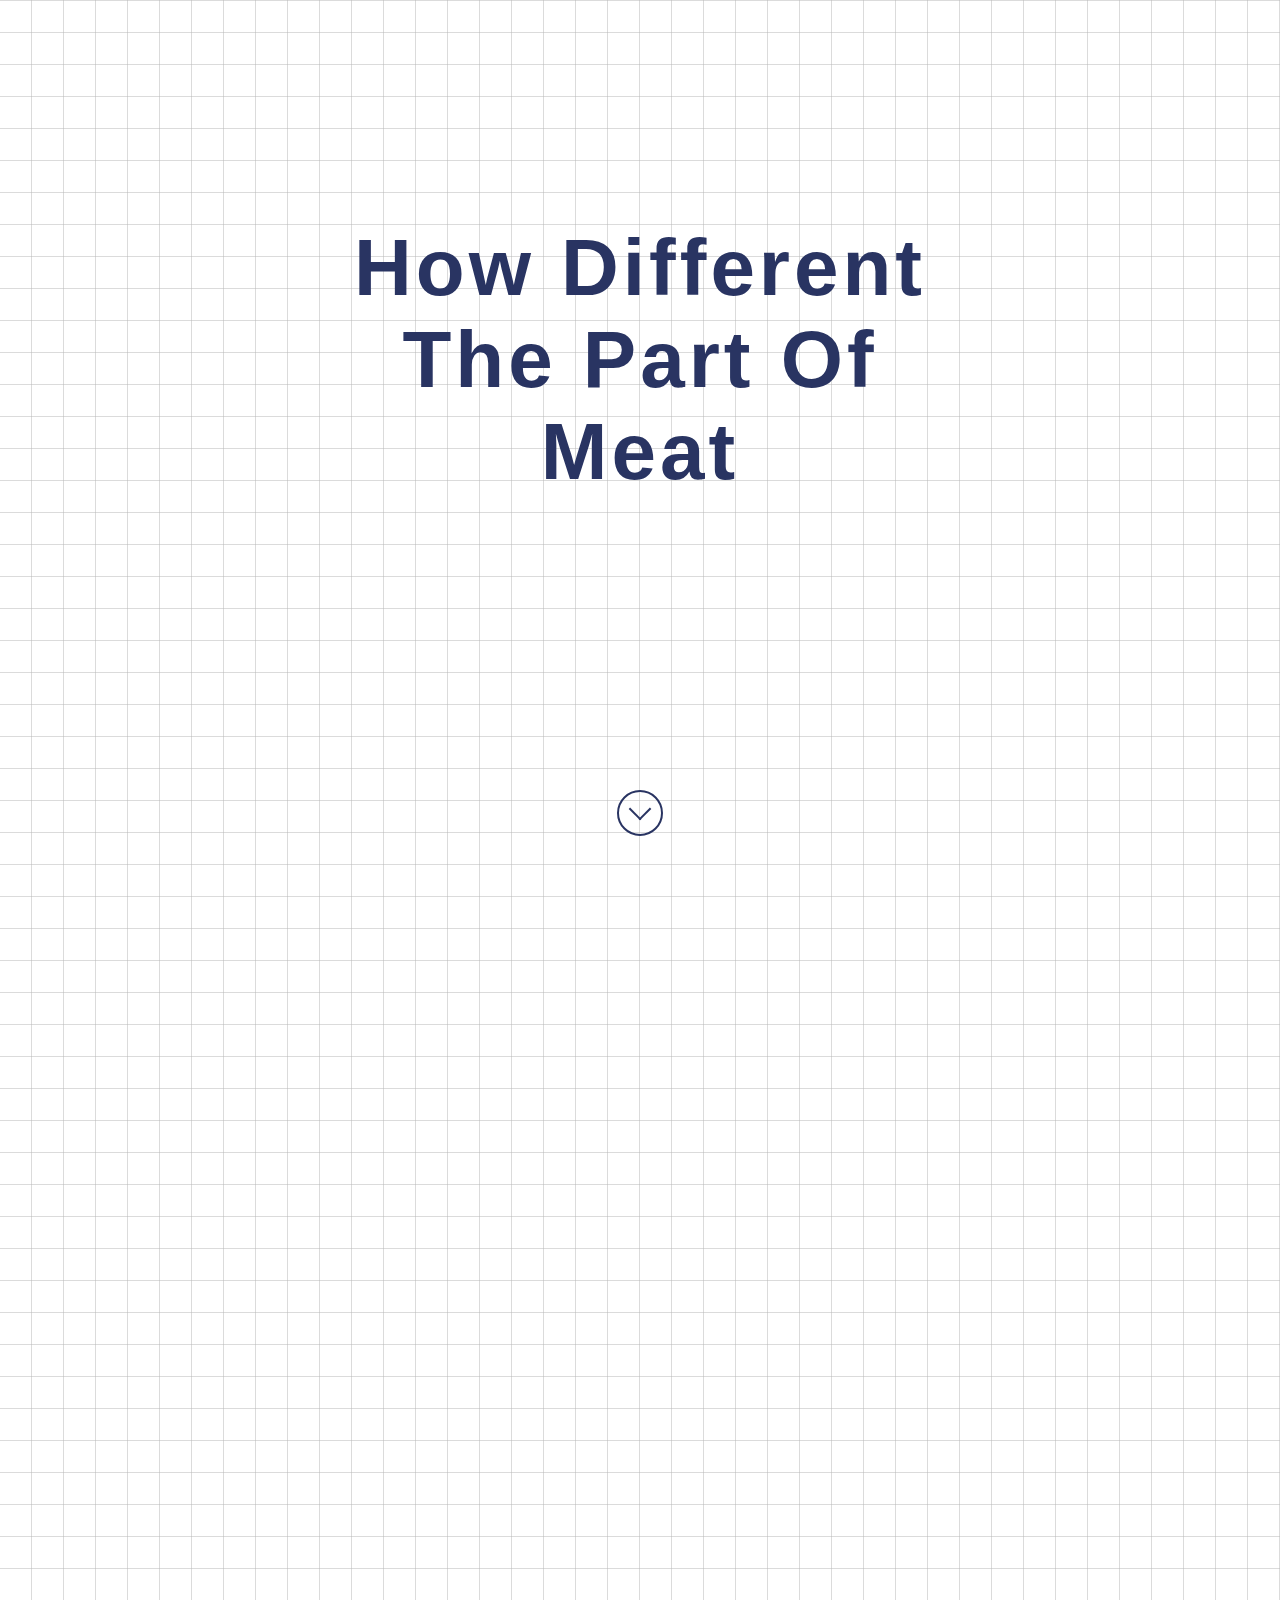
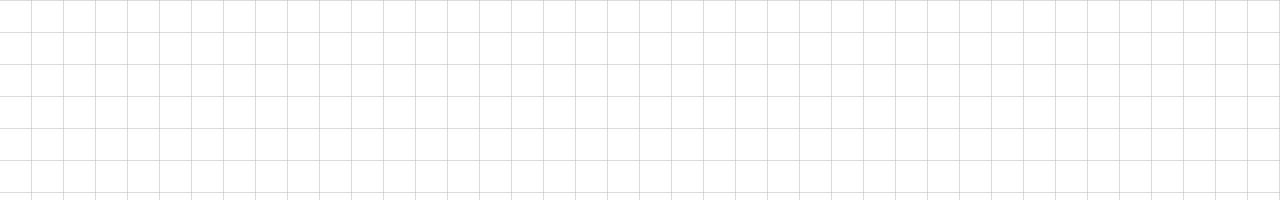
<file: index.html>
<!DOCTYPE html>
<html lang="JP">
<head>
    <meta charset="UTF-8">
    <mate name="viewport" content="width device-width, initial-scale = 1.0, minimum-scale = 1.0">
    <meta http-equiv="X-UA-Compatible" content="IE=edge">
    <meta name="viewport" content="width=device-width, initial-scale=1.0">
    <title>Meatsite</title>

<!-- <link rel="icon"  href="favicon/favicon.ico" id="favicon">
<link rel="apple-touch-icon" sizes="180x180" href="/favicon/apple-touch-icon-180x180.png"> -->
<link rel="icon" href="/favicon/faviconbig.svg" type="image/svg+xml">

    <link rel="stylesheet" href="style.css" >
    <script src="https://ajax.googleapis.com/ajax/libs/jquery/3.6.0/jquery.min.js"></script>
    <script src="main.js"></script>
</head>
<body>
<header class="top">

      <div class="top-text full-height section-scroll cd-fixed-bg cd-bg-0" id="section-1-1"">
        <h1>How Different<br>The Part Of Meat</h1>
       <div class="scroll_center"> <a class="scroll" href="#section-1-2"><span></span></a></div>
      </div>

     <div class="top-icon-container full-height section-scroll cd-fixed-bg cd-bg-1" id="section-1-2"">
      <ul class="top-icon fadein">
        <li><a href="cow.html"><img src="material/icon_cow.svg" width="400px"></a></li>
        <li><a href="chicken.html"><img src="/material/icon_chicken.svg" width="400px"></a></li>
        <li><a href="pig.html"><img src="/material/icon_pig.svg" width="400px"></a></li>
      </ul>
   </div>

<!-- <div class="bg-fixed">
    <img src="/material/bg_clickme.png" class="bg_clickme">
    <div class="bg_clickme"></div>
    </div> -->

    <div id="section-scroller-button">
		<i class="caret"></i>
	</div>
</header>

</html>
</file>
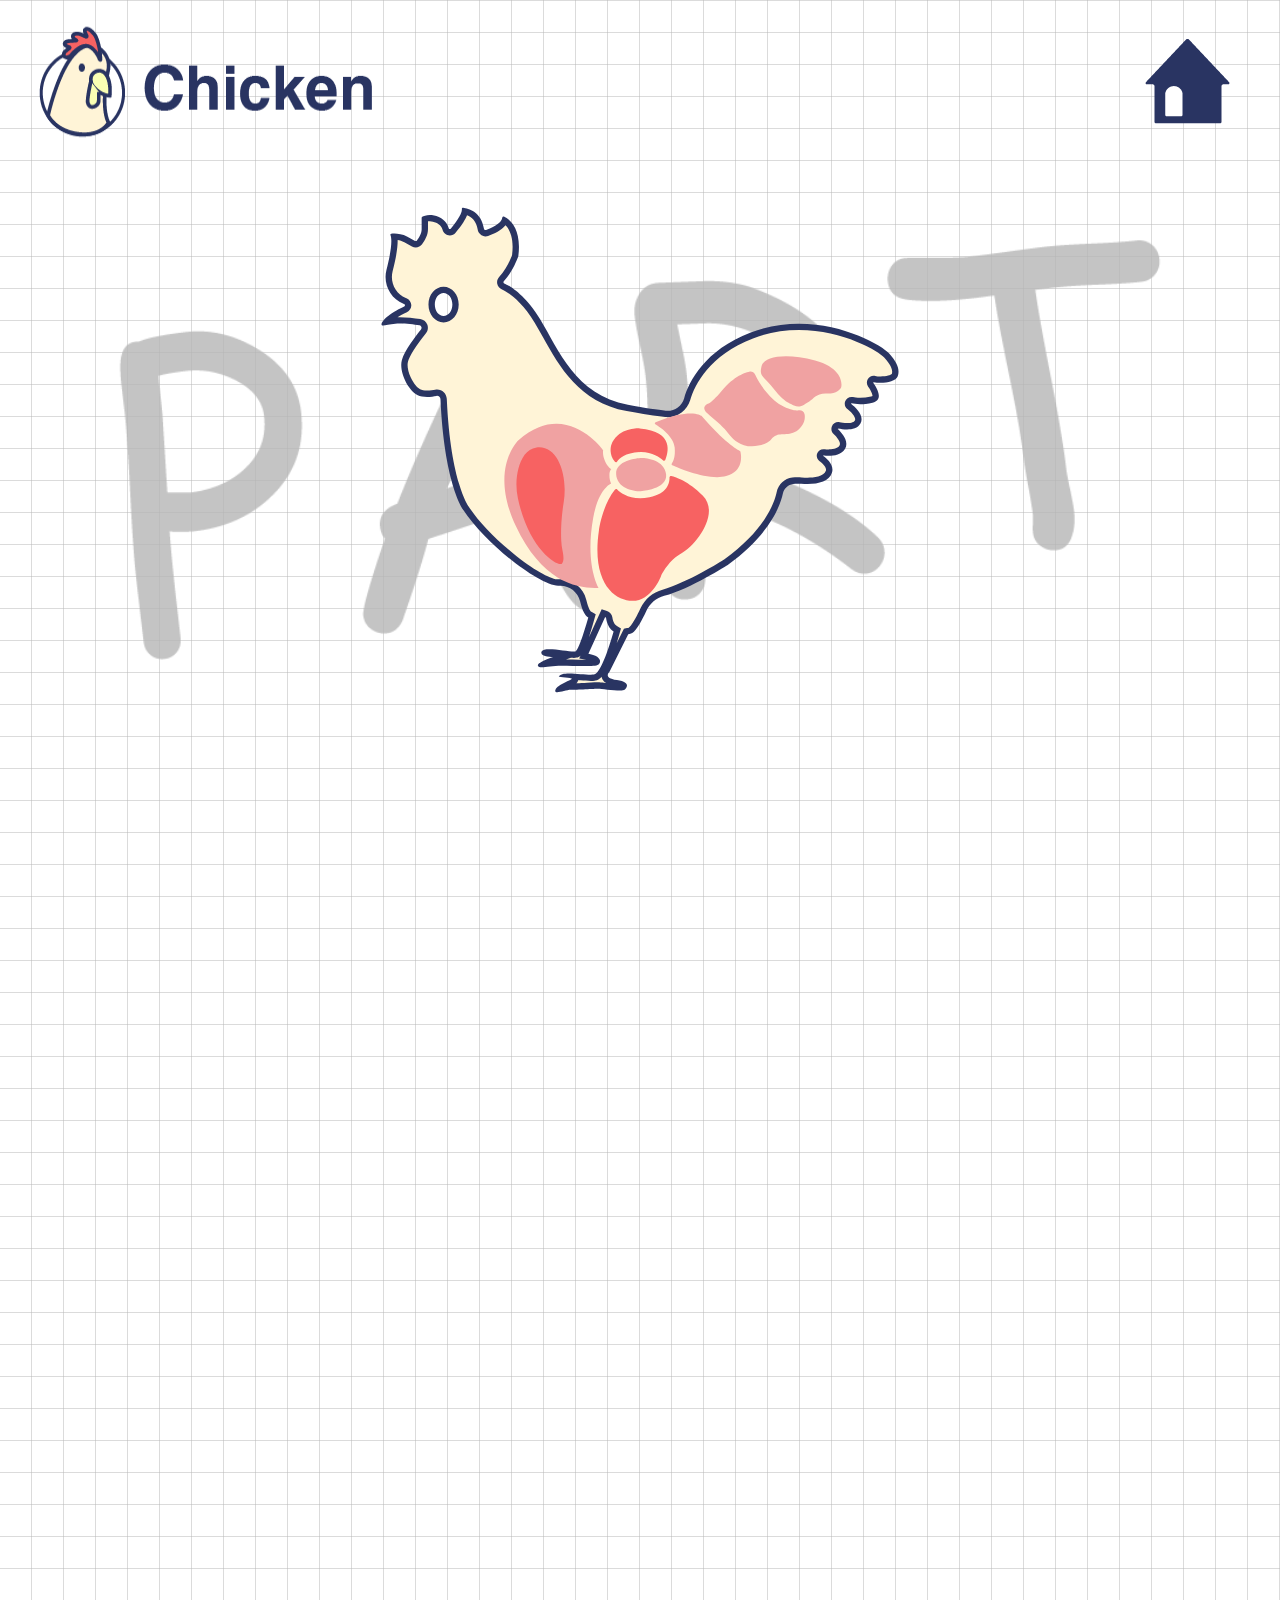
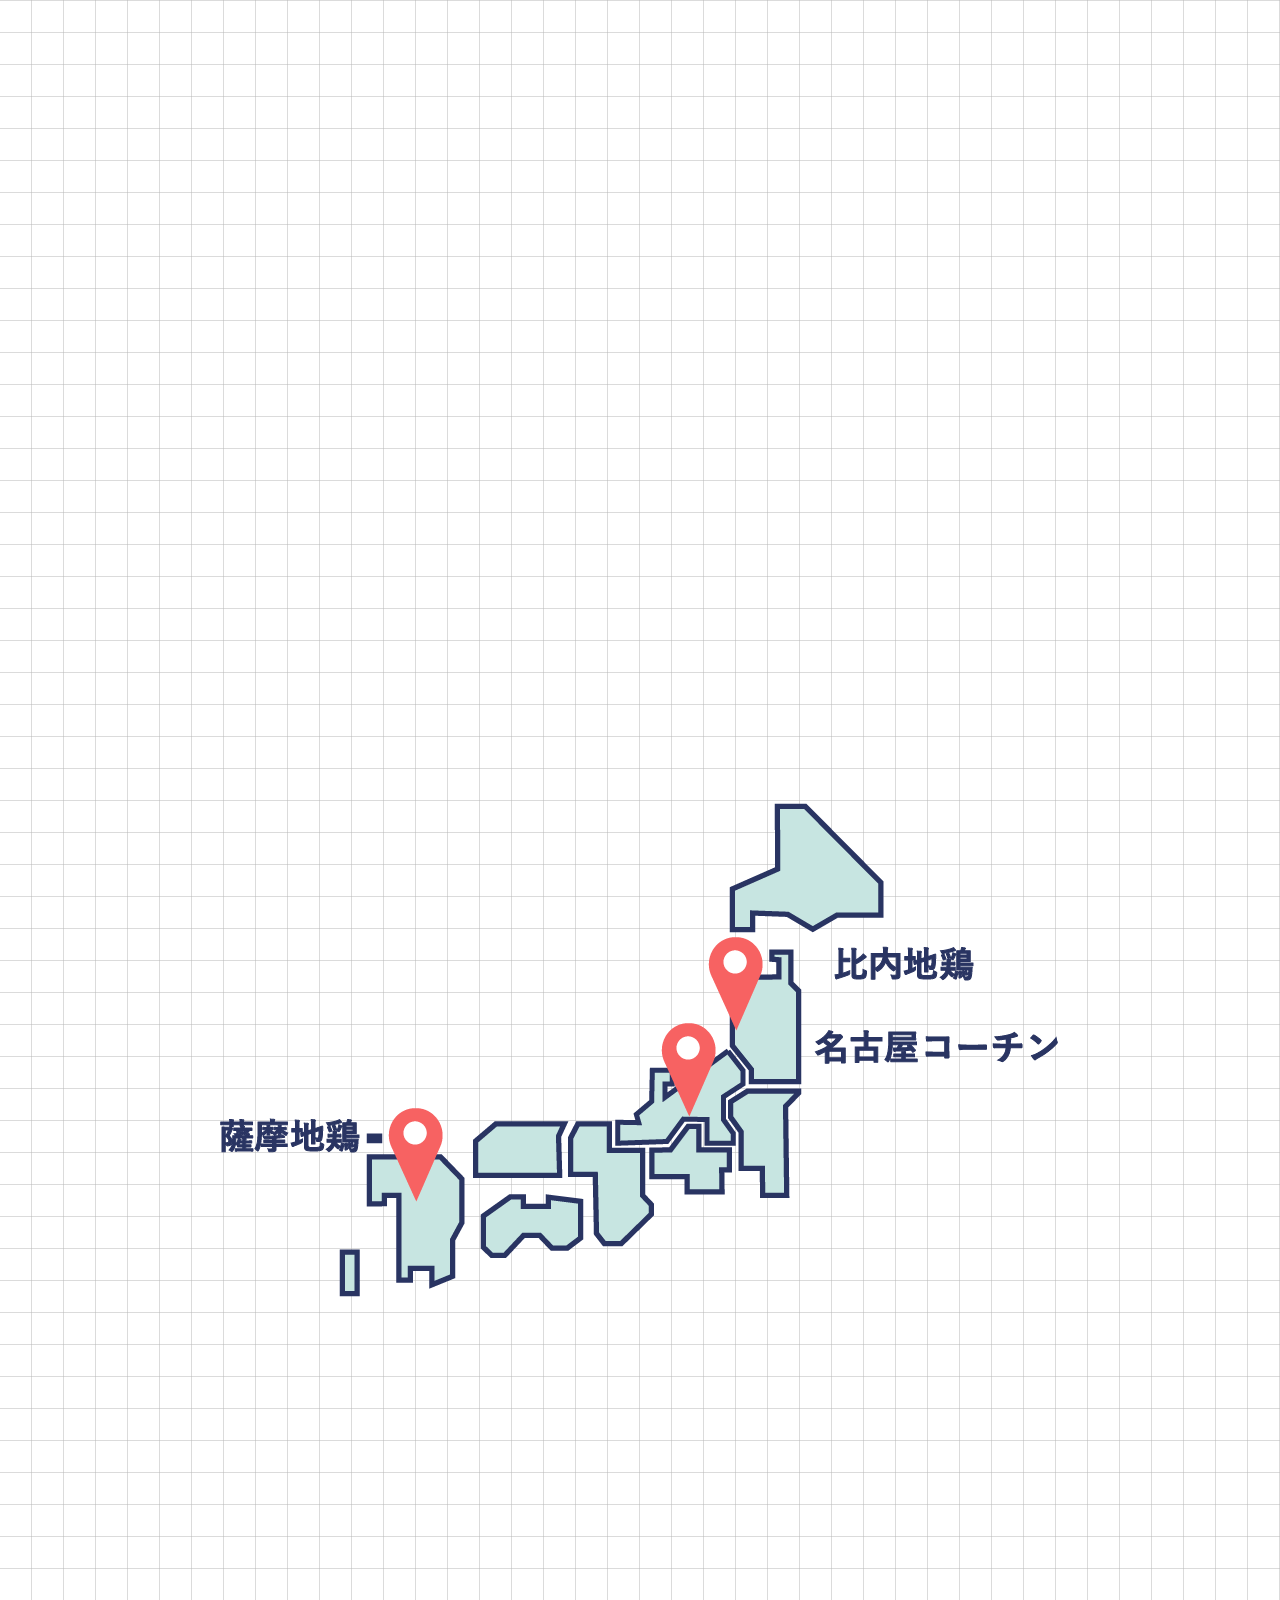
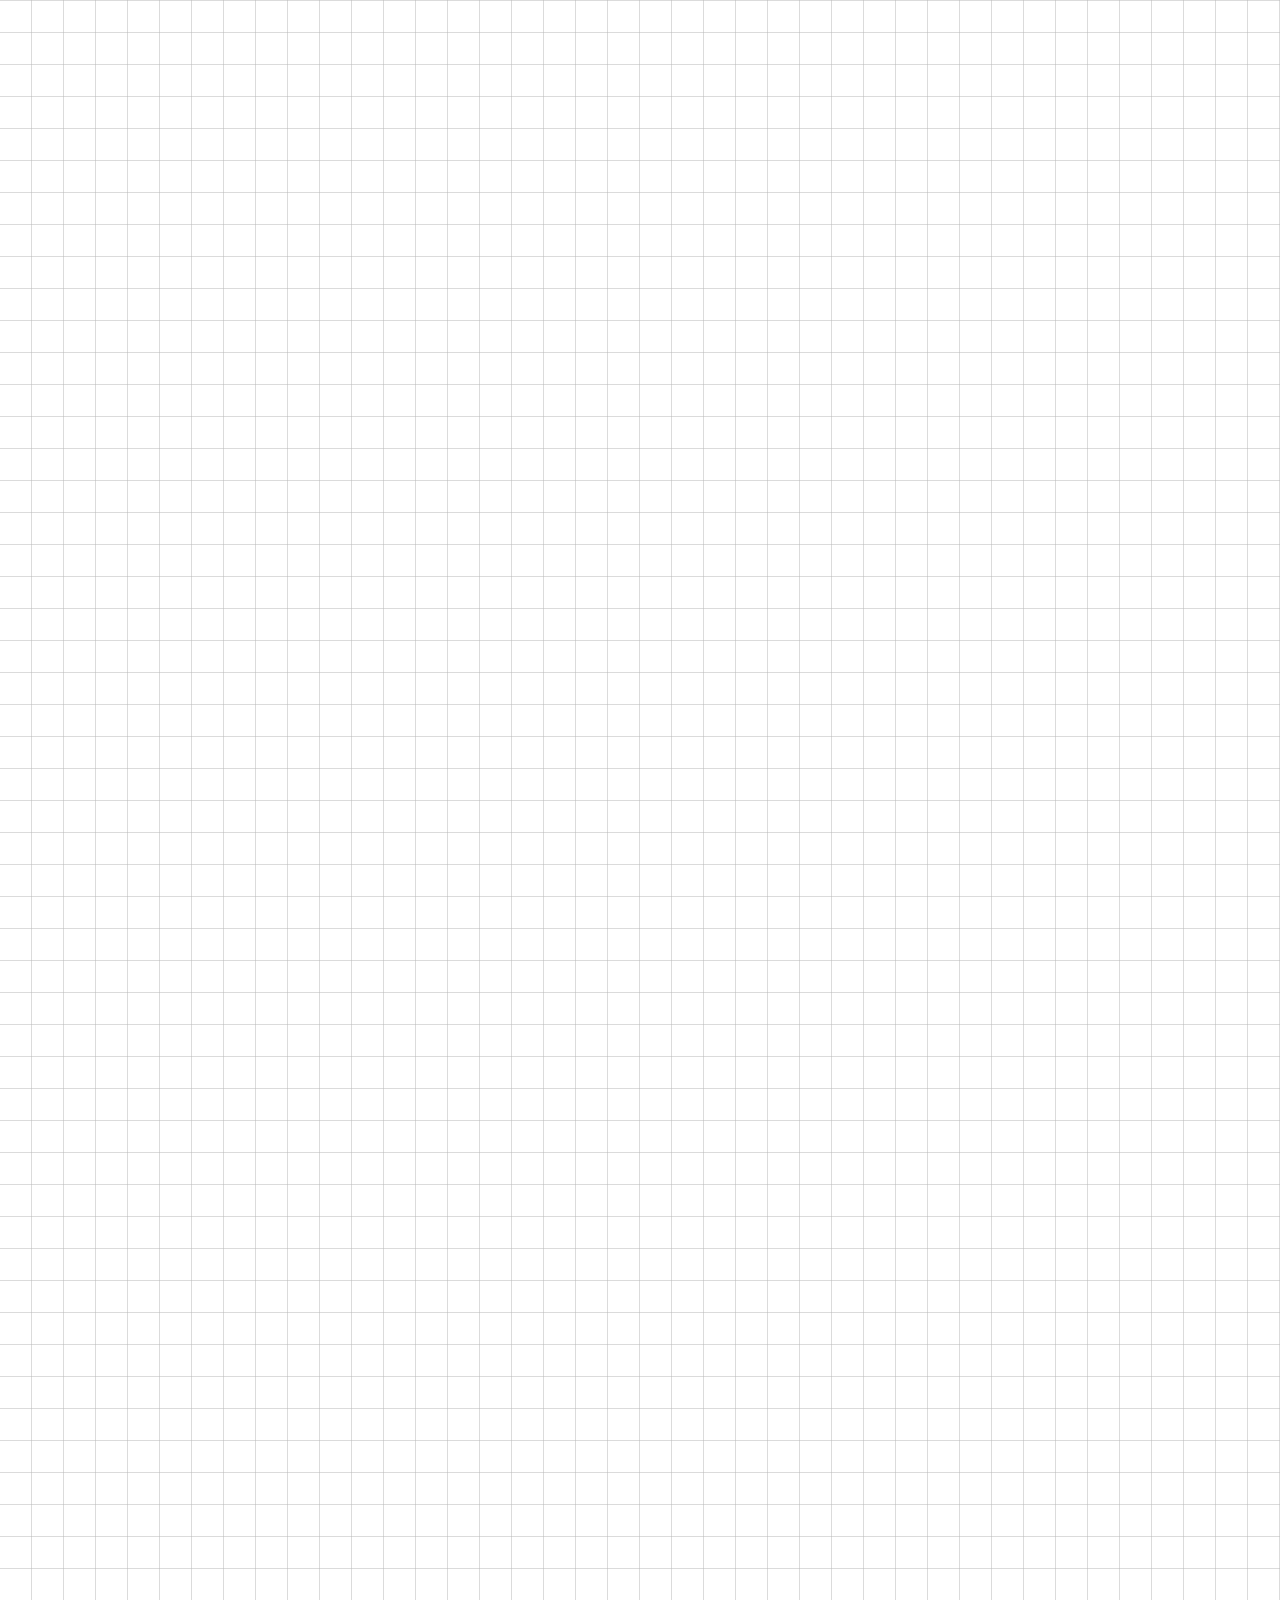
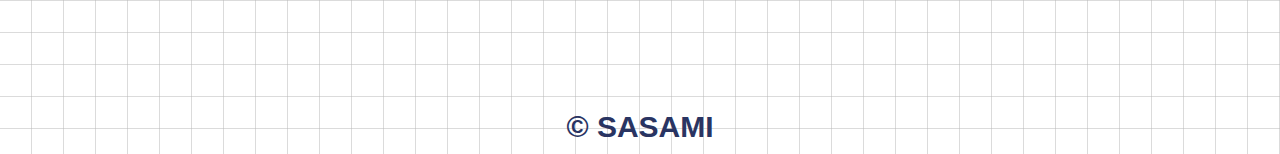
<file: chicken.html>
<!DOCTYPE html>
<html lang="JP">
<head>
    <meta charset="UTF-8">
    <mate name="viewport" content="width device-width, initial-scale = 1.0, minimum-scale = 1.0">
    <meta http-equiv="X-UA-Compatible" content="IE=edge">
    <meta name="viewport" content="width=device-width, initial-scale=1.0">
    <title></title>
    <link rel="stylesheet" href="style.css" >
    <script src="https://ajax.googleapis.com/ajax/libs/jquery/3.6.0/jquery.min.js"></script>
    <script src="main.js"></script>
</head>
<body>
    <div class="wrap">
    <section class="body">
        <nav>
            <img src="/material/nav_chicken.png" class="nax_animal">
            <a href="index.html"><img src="/material/nav_top.png" class="nav_top"></a>
        </nav>
    
        <div class="part cd-fixed-bg cd-bg-2">
            <div class="part_img">
            <img src="/material/part_chicken_hover.svg" width="600px">
            <img src="/material/part_chicken.svg" width="600px">
            </div>
        </div>
    
        <div class="cook cd-fixed-bg cd-bg-3">
        <div class="cook_container">
            <div class="cook_contents fadein">
    <div class="cook_center">
                  <div class="cook_img1">
                    <a  href="https://cookpad.com/recipe/3253102">
                        <img class="img_size" src="/img/tori_kobu.jpg" width="400px" height="300px">
                        <img class="img_size" src="/img/tori_sasami.jpg" width="400px" height="300px"  >
                    </a>
                 </div>
    
            <div class="sasami_text">
            <h3>ささみ</h3>
            <h4>脂肪が少なく食感が柔らかい</h4>
            <div class="cook_text_center">
            <h5>オススメ</h5>
            <a class="button_cook" style="color:#4c4c4c;font-weight:600;" target="_blank" href="https://cookpad.com/recipe/3253102">コブサラダ</a>
        </div></div>
          </div></div>


        <div class="cook_contents fadein">
            <div class="cook_center reverse">
            <div class="sasami_text">
            <h3>むね</h3>
            <h4>脂肪が少なく加熱するとパサつく</h4>
            <div class="cook_text_center">
            <h5>オススメ</h5>
         <a class="button_cook" style="color:#4c4c4c;font-weight:600;" target="_blank" href="https://cookpad.com/recipe/7190527">チキン南蛮</a>
        </div></div>
        <div class="cook_img1">
        <a href="https://cookpad.com/recipe/7190527">
            <img src="/img/tori_nannbann.jpg" width="400px" height="300px" class="img_size">
        <img src="/img/tori_mune.jpg" width="400px" height="300px" class="img_size">
    </a></div>
</div>
        </div>

        <div class="cook_contents fadein">
            <div class="cook_center">
            <div class="cook_img1">
            <a  href="https://cookpad.com/recipe/7191673">
            <img src="/img/tori_sote.jpg" width="400px" height="300px" class="img_size">
            <img src="/img/tori_momo.jpg" width="400px" height="300px" class="img_size">
            </a>
            </div>
           <div class="sasami_text">
            <h3>もも</h3>
            <h4>適度なコクと脂肪あり</h4>
            <div class="cook_text_center">
            <h5>オススメ</h5>
          <a class="button_cook" style="color:#4c4c4c;font-weight:600;" target="_blank" href="https://cookpad.com/recipe/7191673">チキンソテー</a>
        </div></div>
        </div>
    </div>
    </div>
        </div>
        <div class="big3 cd-fixed-bg cd-bg-4">
            <img src="/material/japan.png" class="japan">
        </div>
    
        <div class="eatery cd-fixed-bg cd-bg-5">
            <div class="eatery_contents fadein">
            <img src="/img/tori_hinai.jpg" width="400px" class="img_size">
            <div class="eatery_text">
            <h6>比内地鶏</h6>
            <a class="button_eatery" style="color:#4c4c4c;font-weight:600;" target="_blank" href="https://tabelog.com/akita/A0501/A050101/5004860/?tb_id=tabelog_6bfeb01c0d9b8800c1be629b09b56aebf6c77670">オススメのお店</a>
            </p>
        </div>
        </div>
        <div class="eatery_contents fadein">
            <img src="/img/tori_nagoya.jpg" width="400px" class="img_size">
            <div class="eatery_text">
            <h6>名古屋コーチン</h6>
            <a class="button_eatery" style="color:#4c4c4c;font-weight:600;" target="_blank" href="https://tabelog.com/aichi/A2301/A230103/23037126/?tb_id=tabelog_dbf00ae5932df5e0dfcf4dde869fc122380241aa">オススメのお店</a>
        </div></div>
        <div class="eatery_contents fadein">
            <img src="/img/tori_satsuma.jpg" width="400px" class="img_size">
            <div class="eatery_text">
            <h6>薩摩地鶏</h6>
            <a class="button_eatery" style="color:#4c4c4c;font-weight:600;" target="_blank" href="https://tabelog.com/kagoshima/A4603/A460301/46000839/?tb_id=tabelog_cba1e097db83e78afbea55982c2b57439ea195fb">オススメのお店</a>
        </div></div>
        </div>
    
    
    </section>
    <footer><h6>&copy; SASAMI</h6></footer>
</div>

<!-- セクションスクロール -->
    <script src="https://code.jquery.com/jquery-3.5.1.min.js"></script>
    <script src="js/sectionScroller.min.js" type="text/javascript"></script>
    <script type="text/javascript">
        $(function() {
            $(".section-scroll").sectionScroller({
                scrollerButton: "#section-scroller-button",
                scrollType: "swing",
                scrollDuration: 900,
                });
        
                // for the tooltip
                var $tooltip = $(".tooltip");
                setTimeout(function() {
                    $tooltip.css("opacity", "1");
                    $("#section-scroller-button").one("click", function() {
                        $tooltip.hide();
                    })
            }, 500);
        });
        </script>
    </body>
    </html>
</file>
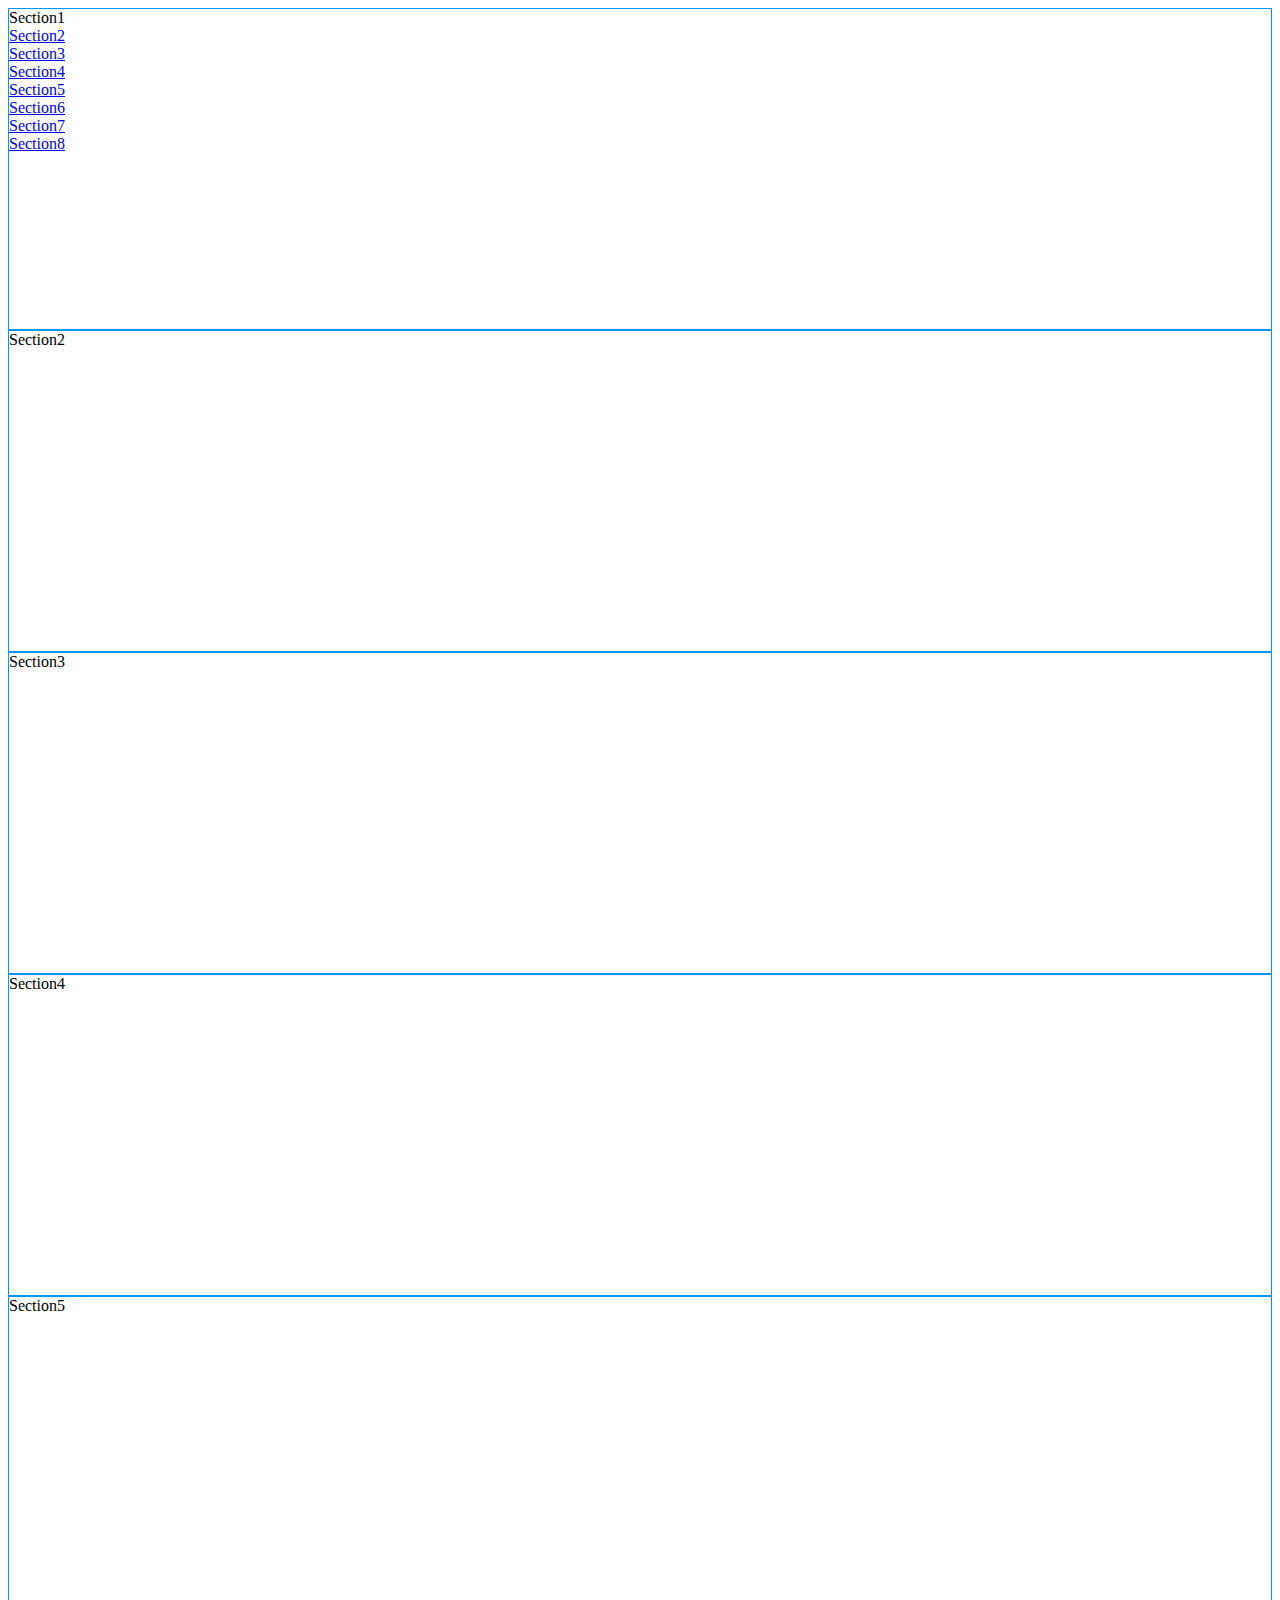
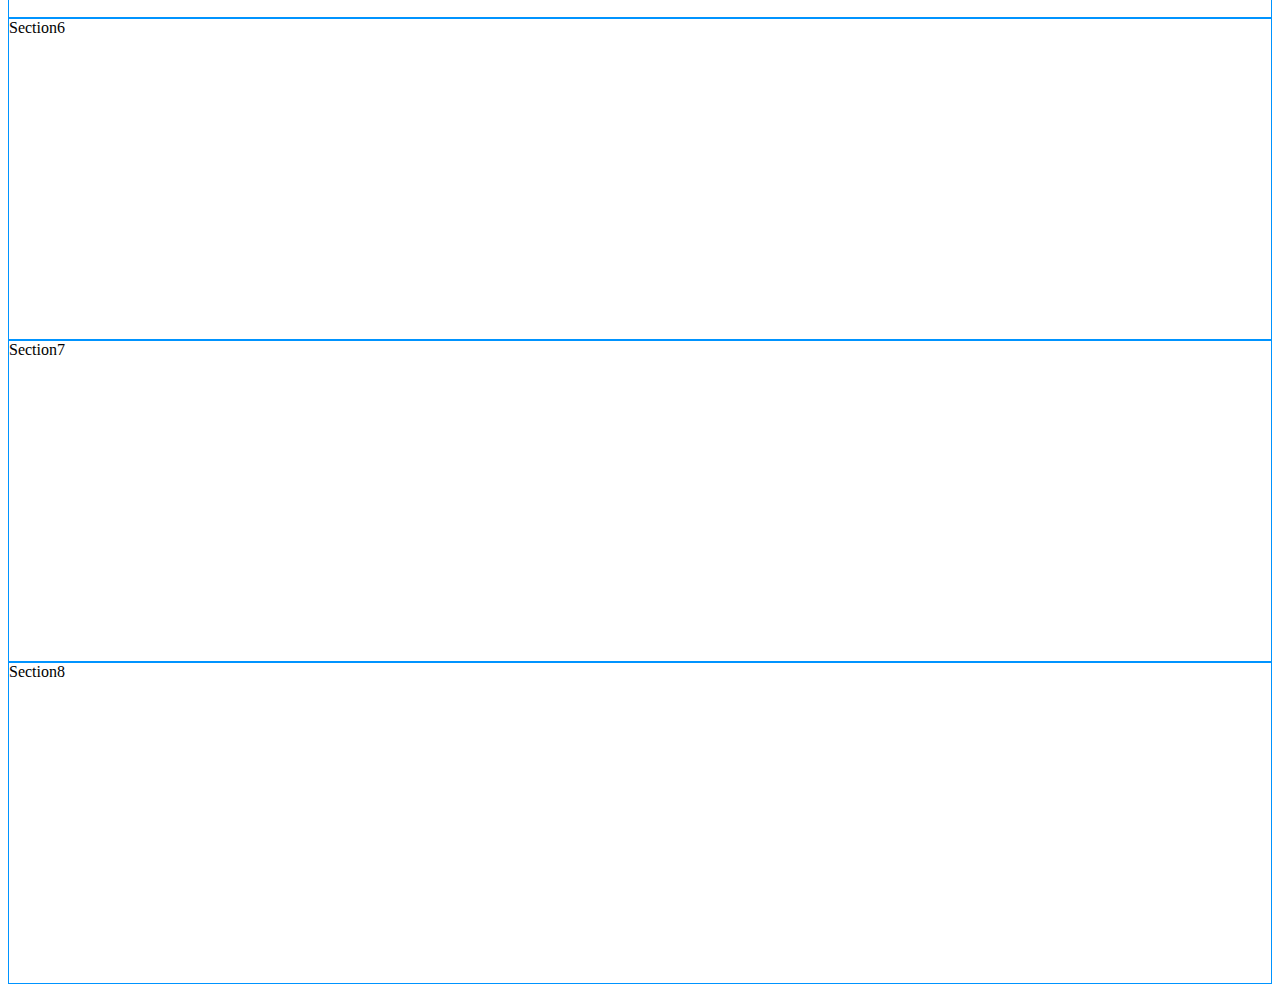
<file: demo.html>
<!DOCTYPE html>
<html>
<head>
    <meta charset="utf-8" />
    <link rel="stylesheet" href="demo.css">
    <!-- <script type="text/javascript" src="Scripts/jquery-3.4.1.js"></script> -->
    <script src="https://ajax.googleapis.com/ajax/libs/jquery/3.6.0/jquery.min.js"></script>
    <!-- <script src="demo.js"></script> -->
    <title></title>
  <style>
   
  </style>
  <!-- <script type="text/javascript">
    $(document).ready(function () {
      $('#link_section2').on('click', function () {
        $(window).scrollTop($('#section2').position().top);
      });
      $('#link_section3').on('click', function () {
        $(window).scrollTop($('#section3').position().top);
      });
      $('#link_section4').on('click', function () {
        $(window).scrollTop($('#section4').position().top);
      });
      $('#link_section5').on('click', function () {
        $(window).scrollTop($('#section5').position().top);
      });
      $('#link_section6').on('click', function () {
        $(window).scrollTop($('#section6').position().top);
      });
      $('#link_section7').on('click', function () {
        $(window).scrollTop($('#section7').position().top);
      });
      $('#link_section8').on('click', function () {
        $(window).scrollTop($('#section8').position().top);
      });
    });
  </script> -->
</head>
<body>
  <div id="section1" class="section">
    Section1<br />
    <a id="link_section2" href="javascript:void(0);">Section2</a><br/>
    <a id="link_section3" href="javascript:void(0);">Section3</a><br/>
    <a id="link_section4" href="javascript:void(0);">Section4</a><br/>
    <a id="link_section5" href="javascript:void(0);">Section5</a><br/>
    <a id="link_section6" href="javascript:void(0);">Section6</a><br/>
    <a id="link_section7" href="javascript:void(0);">Section7</a><br/>
    <a id="link_section8" href="javascript:void(0);">Section8</a><br/>
  </div>
  <div id="section2" class="section">Section2</div>
  <div id="section3" class="section">Section3</div>
  <div id="section4" class="section">Section4</div>
  <div id="section5" class="section">Section5</div>
  <div id="section6" class="section">Section6</div>
  <div id="section7" class="section">Section7</div>
  <div id="section8" class="section">Section8</div>
</body>
</html>
</file>
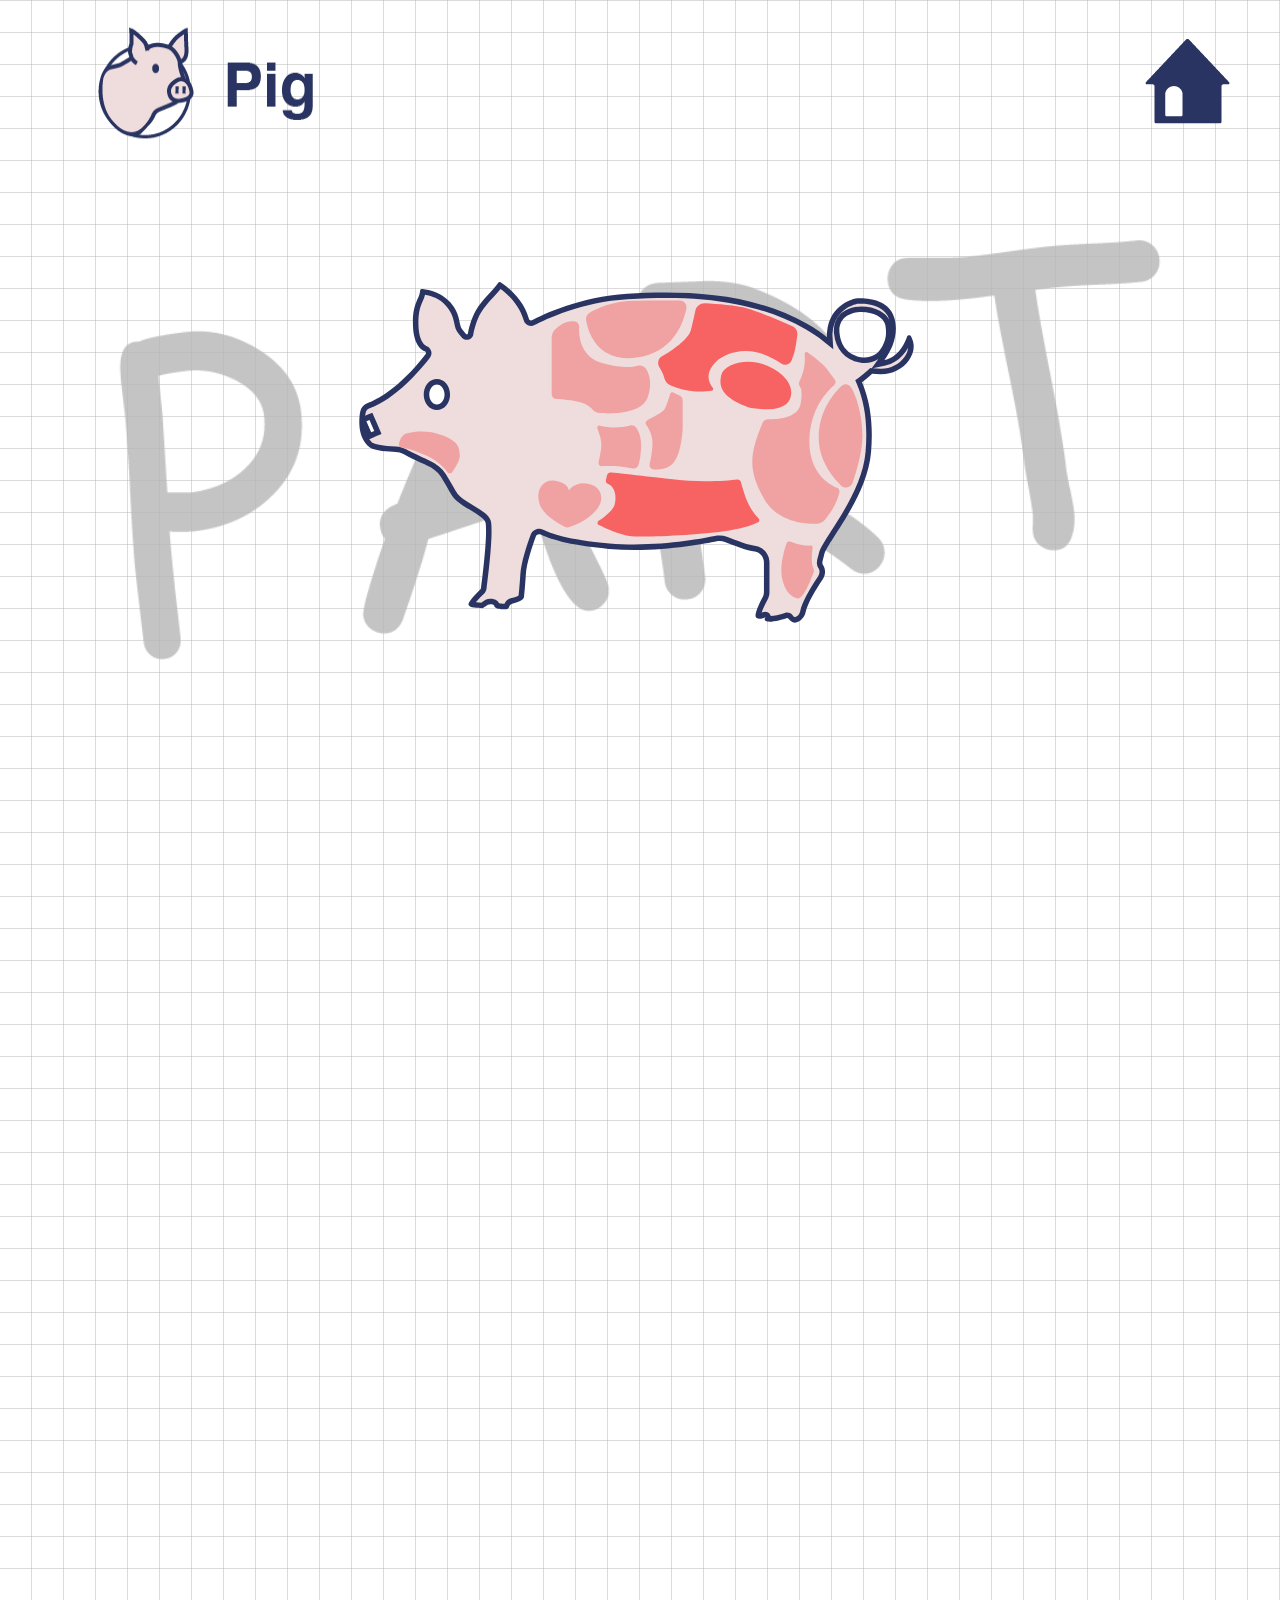
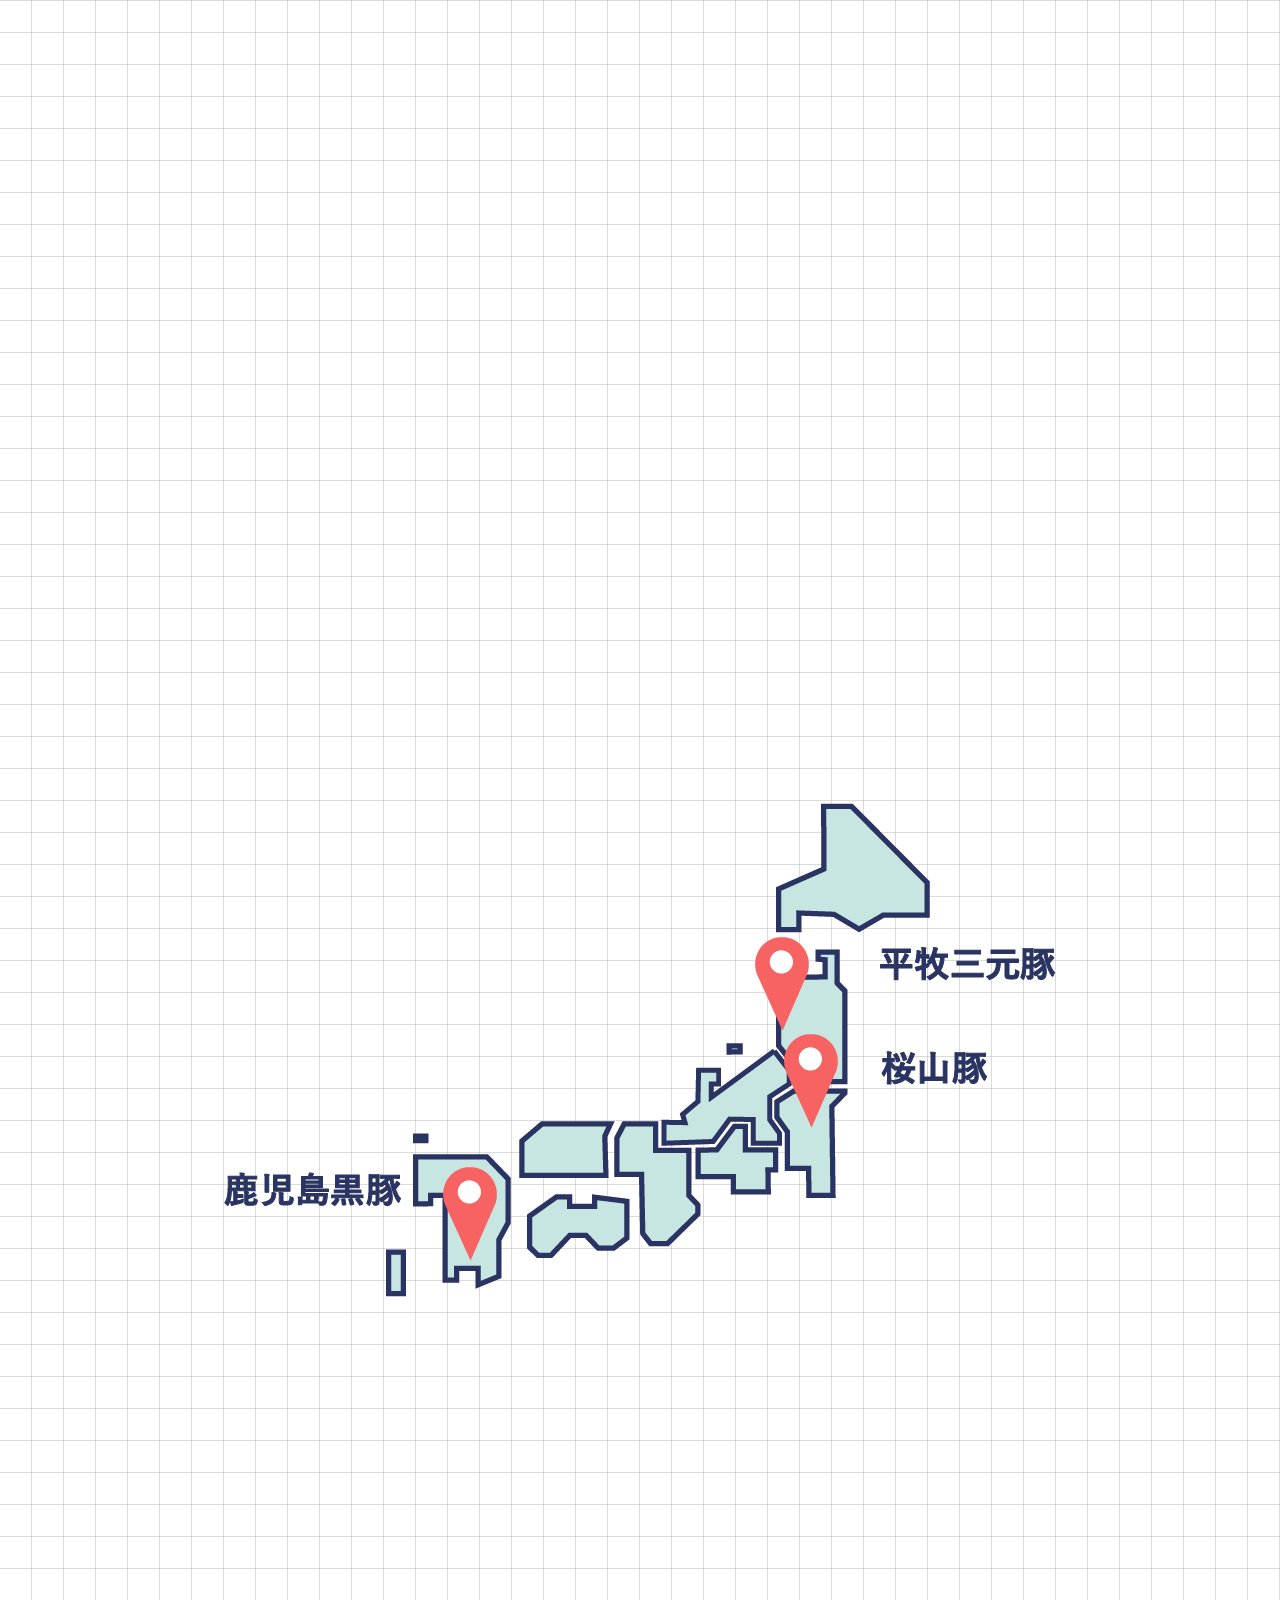
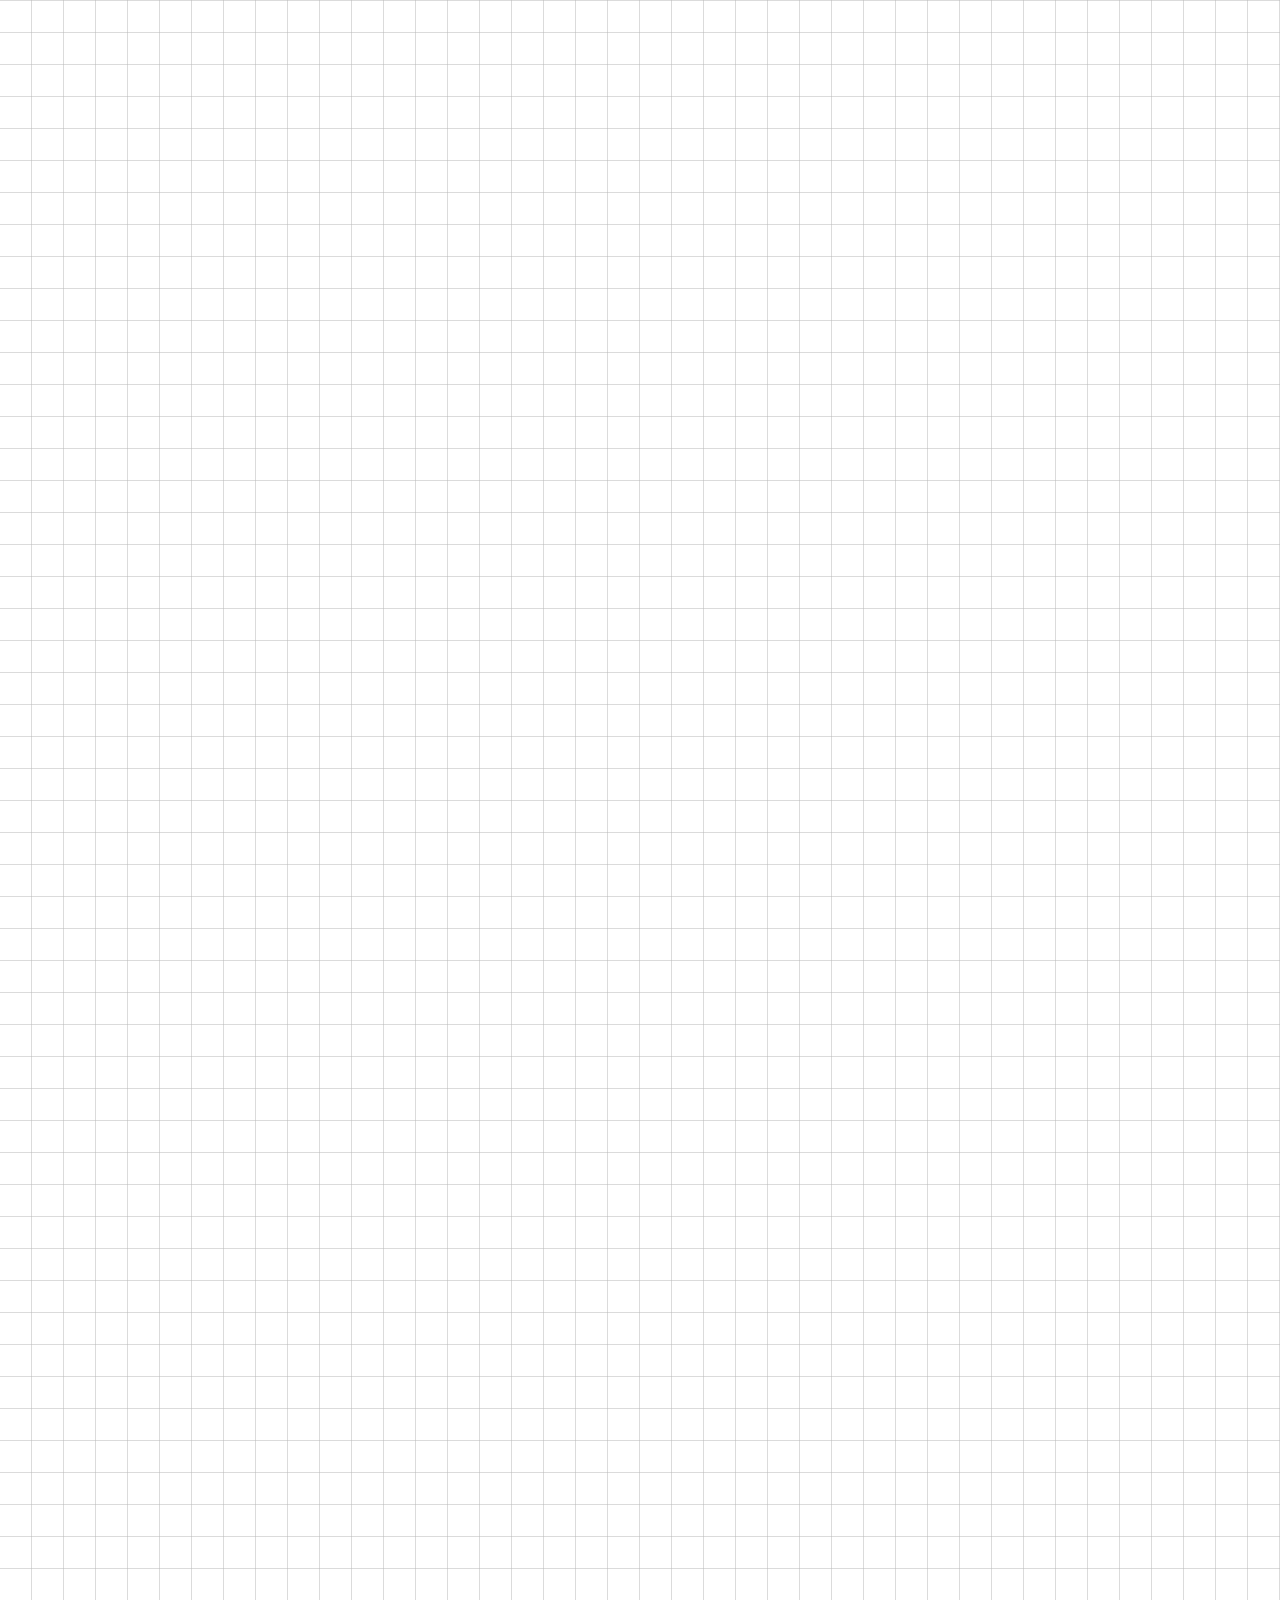
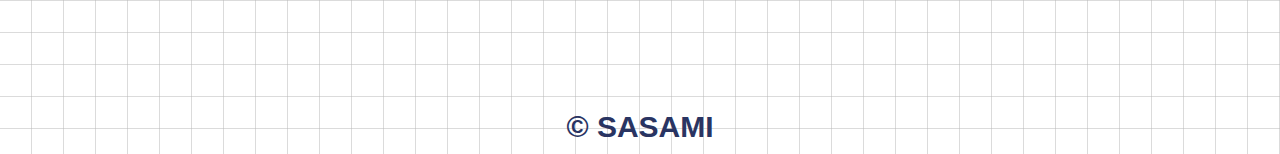
<file: pig.html>
<!DOCTYPE html>
<html lang="JP">
<head>
    <meta charset="UTF-8">
    <mate name="viewport" content="width device-width, initial-scale = 1.0, minimum-scale = 1.0">
    <meta http-equiv="X-UA-Compatible" content="IE=edge">
    <meta name="viewport" content="width=device-width, initial-scale=1.0">
    <title></title>
    <link rel="stylesheet" href="style.css" >
    <script src="https://ajax.googleapis.com/ajax/libs/jquery/3.6.0/jquery.min.js"></script>
    <script src="main.js"></script>
</head>
<body>
    <div class="wrap">
    <section class="body">
        <nav>
            <img src="/material/nav_pig.png" class="nax_animal">
            <a href="index.html"><img src="/material/nav_top.png" class="nav_top"></a>
        </nav>
    
        <div class="part cd-fixed-bg cd-bg-2">
            <div class="part_img">
            <img src="/material/part_pig_hover.svg" width="600px">
            <img src="/material/part_pig.svg" width="600px">
            </div>
        </div>
    
        <div class="cook cd-fixed-bg cd-bg-3">
        <div class="cook_container">
            <div class="cook_contents fadein">
    <div class="cook_center">
                  <div class="cook_img1">
                    <a  href="https://cookpad.com/recipe/7230087">
                        <img class="img_size" src="/img/bara_itame.jpg" width="400px" height="300px">
                        <img class="img_size" src="/img/pig_bara.jpg" width="400px" height="300px"  >
                    </a>
                 </div>
    
            <div class="sasami_text">
            <h3>ばら</h3>
            <h4>濃厚な旨味と脂肪あり</h4>
            <div class="cook_text_center">
            <h5>オススメ</h5>
            <a class="button_cook" style="color:#4c4c4c;font-weight:600;" target="_blank" href="https://cookpad.com/recipe/7230087">炒め物</a>
        </div></div>
          </div></div>


        <div class="cook_contents fadein">
            <div class="cook_center reverse">
            <div class="sasami_text">
            <h3>ひれ</h3>
            <h4>脂肪が少なくビタミンB1が豊富</h4>
            <div class="cook_text_center">
            <h5>オススメ</h5>
         <a class="button_cook" style="color:#4c4c4c;font-weight:600;" target="_blank" href="https://cookpad.com/recipe/7070734">ヒレカツ</a>
        </div></div>
        <div class="cook_img1">
        <a href="https://cookpad.com/recipe/7070734">
            <img src="/img/buta_hirekatu.jpg" width="400px" height="300px" class="img_size">
        <img src="/img/pig_hire.jpg" width="400px" height="300px" class="img_size">
    </a></div>
</div>
        </div>

        <div class="cook_contents fadein">
            <div class="cook_center">
            <div class="cook_img1">
            <a  href="https://cookpad.com/recipe/6812208">
            <img src="/img/buta_syouga.jpg" width="400px" height="300px" class="img_size">
            <img src="/img/pig_rosu.jpg" width="400px" height="300px" class="img_size">
            </a>
            </div>
           <div class="sasami_text">
            <h3>ロース</h3>
            <h4>深いコクと脂肪あり</h4>
            <div class="cook_text_center">
            <h5>オススメ</h5>
          <a class="button_cook" style="color:#4c4c4c;font-weight:600;" target="_blank" href="https://cookpad.com/recipe/6812208">生姜焼き</a>
        </div></div>
        </div>
    </div>
    </div>
        </div>
        <div class="big3 cd-fixed-bg cd-bg-4">
            <img src="/material/japan_buta.png" class="japan">
        </div>
    
        <div class="eatery cd-fixed-bg cd-bg-5">
            <div class="eatery_contents fadein">
            <img src="/img/buta_kagoshima.jpg" width="400px" class="img_size">
            <div class="eatery_text">
            <h6>鹿児島黒豚</h6>
            <a class="button_eatery" style="color:#4c4c4c;font-weight:600;" target="_blank" href="https://tabelog.com/kagoshima/A4601/A460101/46013073/">オススメのお店</a>
            </p>
        </div>
        </div>
        <div class="eatery_contents fadein">
            <img src="/img/buta_hiramaki.jpg
            " width="400px" class="img_size">
            <div class="eatery_text">
            <h6>平牧三元豚</h6>
            <a class="button_eatery" style="color:#4c4c4c;font-weight:600;" target="_blank" href="https://tabelog.com/yamagata/A0603/A060301/6000691/">オススメのお店</a>
        </div></div>
        <div class="eatery_contents fadein">
            <img src="/img/buta_sakura.jpg" width="400px" class="img_size">
            <div class="eatery_text">
            <h6>桜山豚</h6>
            <a class="button_eatery" style="color:#4c4c4c;font-weight:600;" target="_blank" href="https://tabelog.com/tokyo/A1309/A130905/13193262/">オススメのお店</a>
        </div></div>
        </div>
    
    
    </section>
    <footer><h6>&copy; SASAMI</h6></footer>
</div>

<!-- セクションスクロール -->
    <script src="https://code.jquery.com/jquery-3.5.1.min.js"></script>
    <script src="js/sectionScroller.min.js" type="text/javascript"></script>
    <script type="text/javascript">
        $(function() {
            $(".section-scroll").sectionScroller({
                scrollerButton: "#section-scroller-button",
                scrollType: "swing",
                scrollDuration: 900,
                });
        
                // for the tooltip
                var $tooltip = $(".tooltip");
                setTimeout(function() {
                    $tooltip.css("opacity", "1");
                    $("#section-scroller-button").one("click", function() {
                        $tooltip.hide();
                    })
            }, 500);
        });
        </script>
    </body>
    </html>
</file>
<file: style.css>
*{
    margin: 0;
    padding: 0;
    font-family: sans-serif;
}

/*カラーコード一覧
 青　#293462
 グレー背景 #b5b5b5
 グレー文字 #4c4c4c
 黄色 #faffb4
  */

  /* フォント一覧
  font-family: Arial, Helvetica, sans-serif; */

  @font-face {
      font-family: 'MyFont';
      src: url(/font/Comic\ Sans\ MS.ttf);
  }

  .fadein{
    opacity: 0;
    transform: translateY(20px);
    transition: all 1s;
  }

  .scroll-button {
    position: absolute;
    top: 0;
    right: 0;
    bottom: 0;
    left: 0;
    margin: auto;
    
    width :34px;
    height: 55px;
  }
  .mousey {
    width: 3px;
    padding: 10px 15px;
    height: 35px;
    border: 2px solid #fff;
    border-radius: 25px;
    opacity: 0.75;
    box-sizing: content-box;
  }
  .scroller {
    width: 3px;
    height: 10px;
    border-radius: 25%;
    background-color: #fff;
    animation-name: scroll;
    animation-duration: 2.2s;
    animation-timing-function: cubic-bezier(.15,.41,.69,.94);
    animation-iteration-count: infinite;
}
@keyframes scroll {
  0% { opacity: 0; }
  10% { transform: translateY(0); opacity: 1; }
  100% { transform: translateY(15px); opacity: 0;}
}


body{
background-image: linear-gradient(90deg, transparent 31px, rgb(184, 184, 184) 32px),linear-gradient(0deg, transparent 31px,rgb(184, 184, 184) 32px);
background-size: 32px 32px;
/* background-color:aliceblue; */
}

h1{
    color: #293462;
    text-align: center;
    font-size: 80px;
    position: absolute;
    top: 40%;
    left: 50%;
    transform:translate(-50%,-50%);
    z-index: 100;
    font-family: Arial, Helvetica, sans-serif;
    letter-spacing: 4px;
}

.bg-fixed{
    position: fixed;
    z-index: 0;
    height: 100%;
    width: 100%;
    right: 0px;
    bottom: 0px;
    /* background-color: beige; */
    display: flex;
    align-items: center;
    justify-content: center;
}
h2{
    color: #b5b5b5;
    font-size: 250px;
    font-weight: 100;
    font-family: 'MyFont';
    text-align: center;
    transform: rotate(-6deg);
}

.top-text{
    /* background-color: aliceblue; */
    height: 100vh;
    position: relative;
    display: flex;
    justify-content: center;
    
}

.scroll_center{
}

.top-icon-container{
    /* background-color: antiquewhite; */
    display: flex;
    justify-content: center;
    align-items: center;
    height: 100vh;
}
.top-icon{
    z-index: 100;
    display: flex;
}

.top-icon li{
    list-style-type: none;
}

nav{
/* background-color: azure; */
position: fixed;
z-index: 100;
right: 0;
top: 0;
width: 100vw;
display: flex;
justify-content: space-between;
}

/* .part_ai{
z-index: 100;
} */

.part{
    /* background-color: #ffff66; */
z-index: 50;
width: 100vw;
height: 100vh;
position: relative;
margin: 0 auto;
display: flex;
justify-content: center;
}
.part_img{
    /* background-color: antiquewhite; */
    display: flex;
    justify-content: center;
    align-items: center;


}

.part_img img{
    /* background-color: aqua; */
    position: absolute;
    transition: .4s ease-in-out;
}

.part_img img:nth-of-type(1){
   opacity: 0;
}

.part_img:hover img:nth-of-type(1){
    opacity: 1;
}

.part_img:hover img:nth-of-type(2){
    opacity: 0;
}


.cook{
    width: 100vw;
    /* height: 100%; */
    /* background-color: azure; */
    display: flex;
    justify-content: center;
    align-items: center;
}
.cook_contents{
    /* background-color: wheat; */
    display:flex;
    justify-content: center;
    margin: 100px 280px;
}

.cook_text_center{
padding: 15px;
}

.cook_center{
    display: flex;
}


.cook_img1{
   position: relative;
   width: 400px;
   height: 300px;
   margin: 0 auto;
  display: block;
   /* overflow: hidden; */
}  

.cook_img1 img{
    position: absolute;
    transition: .4s ease-in-out;
}

.img_size{
    box-shadow: 0 2px 3px rgba(0,0,0,0.57);
    border-radius: 25px;
    padding: 0;
    margin: 0;
}

/* 画像自体へのhoverは */
.cook_img1:hover img:nth-of-type(2) {
	opacity: 0;
}

/* 兄弟要素以外にはhoverかけられない、、、 */
/* .sasami_text a:hover+.cook_img1 img:nth-of-type(2){
   opacity: 0;
} */


.sasami_text{
    padding: 0 30px;
    z-index: 100;
    flex-direction: column;
}

h3{
    font-size: 50px;
    color: #293462;
}

h4{
    font-size: 25px;
    color: #4c4c4c;
}

h5{
    font-size: 20;
    color: #4c4c4c;
    background: linear-gradient(transparent 0%, #ffff66 0%);
    display: inline;
}

.button_cook{
    display: block;
    text-decoration: none;
    background:#fff;
    border: 3px solid #293462;
    border-radius: 10px;
    padding: 3px 10px ;
    width: 200px;
    font-size: 25px;
    display: flex;
    justify-content: center;
    box-shadow: 0 6px 0 #293462;
    transition: 0.3s;
}

.button_cook:hover{
transform:translateY(3px);
box-shadow: 0 2px 0 #293462;
}

img{
    z-index: 100;
}

.big3{
    display: flex;
    justify-content: center;
    align-items: center;
    height: 100vh;
}
.japan{
    z-index: 100;
}

.eatery{
    height: 200vh;
    width: 100vw;
    /* background-color: beige; */
    display: flex;
    justify-content: center;
    flex-direction: column;
}

.eatery_contents{
    /* background-color: #ffff66; */
    z-index: 50;
    height: 50vh;
    width: 400px;
    margin: 30px auto;
}

.eatery_text{
    width: 100%;
    display: flex;
    display: flex;
    justify-content: center;
    align-items: center;
    flex-direction: column;

}
.button_eatery{
    display: block;
    text-decoration: none;
    background:#fff;
    border: 3px solid #293462;
    border-radius: 10px;
    padding: 3px 10px ;
    width: 200px;
    font-size: 25px;
    display: flex;
    justify-content: center;
    box-shadow: 0 6px 0 #293462;
    transition: 0.3s;
}

.button_eatery:hover{
    transform: translateY(3px);
    box-shadow: 0 2px 0 #293462;
}

h6{
    font-size: 30px;
    color: #293462;
    padding: 10px;
}

footer{
    display: flex;
    justify-content: center;
}





/* スクロール */
.scroll {
    position: absolute;
    bottom: 20px;
    left: 50%;
    z-index: 2;
    display: inline-block;
    -webkit-transform: translate(0, -50%);
    transform: translate(0, -50%);
    text-decoration: none;
    color:#293462;
    padding-top: 60px;
  }

  .scroll span {
    position: absolute;
    top: 0;
    left: 50%;
    width: 46px;
    height: 46px;
    margin-left: -23px;
    border: 2px solid #293462;
    border-radius: 100%;
    box-sizing: border-box;
  }
  .scroll span::after {
    position: absolute;
    top: 50%;
    left: 50%;
    content: '';
    width: 16px;
    height: 16px;
    margin: -12px 0 0 -8px;
    border-left: 2px solid #293462;
    border-bottom: 2px solid #293462;
    -webkit-transform: rotate(-45deg);
    transform: rotate(-45deg);
    box-sizing: border-box;
  }
  .scroll span::before {
    position: absolute;
    top: 0;
    left: 0;
    z-index: -1;
    content: '';
    width: 44px;
    height: 44px;
    box-shadow: 0 0 0 0 rgba(51, 43, 43, 0.1);
    border-radius: 100%;
    opacity: 0;
    -webkit-animation: sdb 3s infinite;
    animation: sdb 3s infinite;
    box-sizing: border-box;
  }
  @-webkit-keyframes sdb {
    0% {
      opacity: 0;
    }
    30% {
      opacity: 1;
    }
    60% {
      box-shadow: 0 0 0 60px rgba(69, 61, 61, 0.1);
      opacity: 0;
    }
    100% {
      opacity: 0;
    }
  }
  @keyframes sdb {
    0% {
      opacity: 0;
    }
    30% {
      opacity: 1;
    }
    60% {
      box-shadow: 0 0 0 60px rgba(34, 30, 30, 0.1);
      opacity: 0;
    }
    100% {
      opacity: 0;
    }
  }





/* 背景 */

.cd-fixed-bg {
    position: relative;
    /* height: 100%; */
    background-size: cover;
    background-attachment: fixed;
    background-repeat: no-repeat;
    background-position: center center;
    z-index: 2;
}

  /*--固定背景01--*/
  .cd-fixed-bg.cd-bg-0  {
    /* background-image: url('/material/bg_clickme.png'); */
    /* background-color: antiquewhite; */
  }

  /*--固定背景01--*/
  .cd-fixed-bg.cd-bg-1  {
    background-image: url('/material/bg_clickme.png');
    /* background-color:#ffff66; */
  }
  
  /*--固定背景02--*/
  .cd-fixed-bg.cd-bg-2  {
    background-image: url('/material/bg_part.png');
    /* background-color: aliceblue; */
  }
  
  /*--固定背景03--*/
  .cd-fixed-bg.cd-bg-3  {
    background-image: url('/material/bg_cook.png');
    /* background-color: aquamarine; */
  }
  
  /*--固定背景04--*/
  .cd-fixed-bg.cd-bg-4  {
    background-image: url('/material/bg_big3.png');
    /* background-color: blueviolet; */
  }

  /*--固定背景05--*/
  .cd-fixed-bg.cd-bg-5  {
    background-image: url('/material/bg_earery.png');
    /* background-color: blue; */
  }




@media all and (max-width:375px){

.cd-fixed-bg{
    background-size: contain;
}

h1{
font-size: 35px;
width: 100vw;
letter-spacing: 1px;
line-height: 60px;
}

.bg_clickme{
 width: 400px;
}

.top-icon{
    display: flex;
justify-content: center;
align-items: center;
flex-direction: column;
    width: 100vw;
    height: 100vh;

}
.top-icon img{
    width: 150px;
}
.top-icon li{
    list-style-type: none;
}

.part_img img{
    width: 300px;
}

nav img{
    height: 70px;
}
nav{
    left: 0;
    top: 0;
}

.cook_text_center{
    display: flex;
    align-items: center;
    justify-content: center;
    flex-direction: column;
}

.cook_center{
    display: flex;
    justify-content: center;
    flex-direction: column;
    align-items: center;
}

.reverse{
    display: flex;
    flex-direction: column-reverse;
}

h3{
    font-size: 35px;
}
h4{
    font-size: 15px;
}

h5{
text-align: center;
}

.japan{
   width: 350px;
}

.img_size{
width: 250px;
height: 170px;
}

.cook_img1{
    width: 250px;
    height: 170px;
    }

.eatery_contents{
    display: flex;
  align-items: center;
  flex-direction: column;
}

h6{
    font-size: 25px;
}

.wrap{
    overflow: hidden;
}
}
</file>
<file: demo.css>
.section{
    height:320px;
    border:1px solid #0094ff;
  }
</file>
